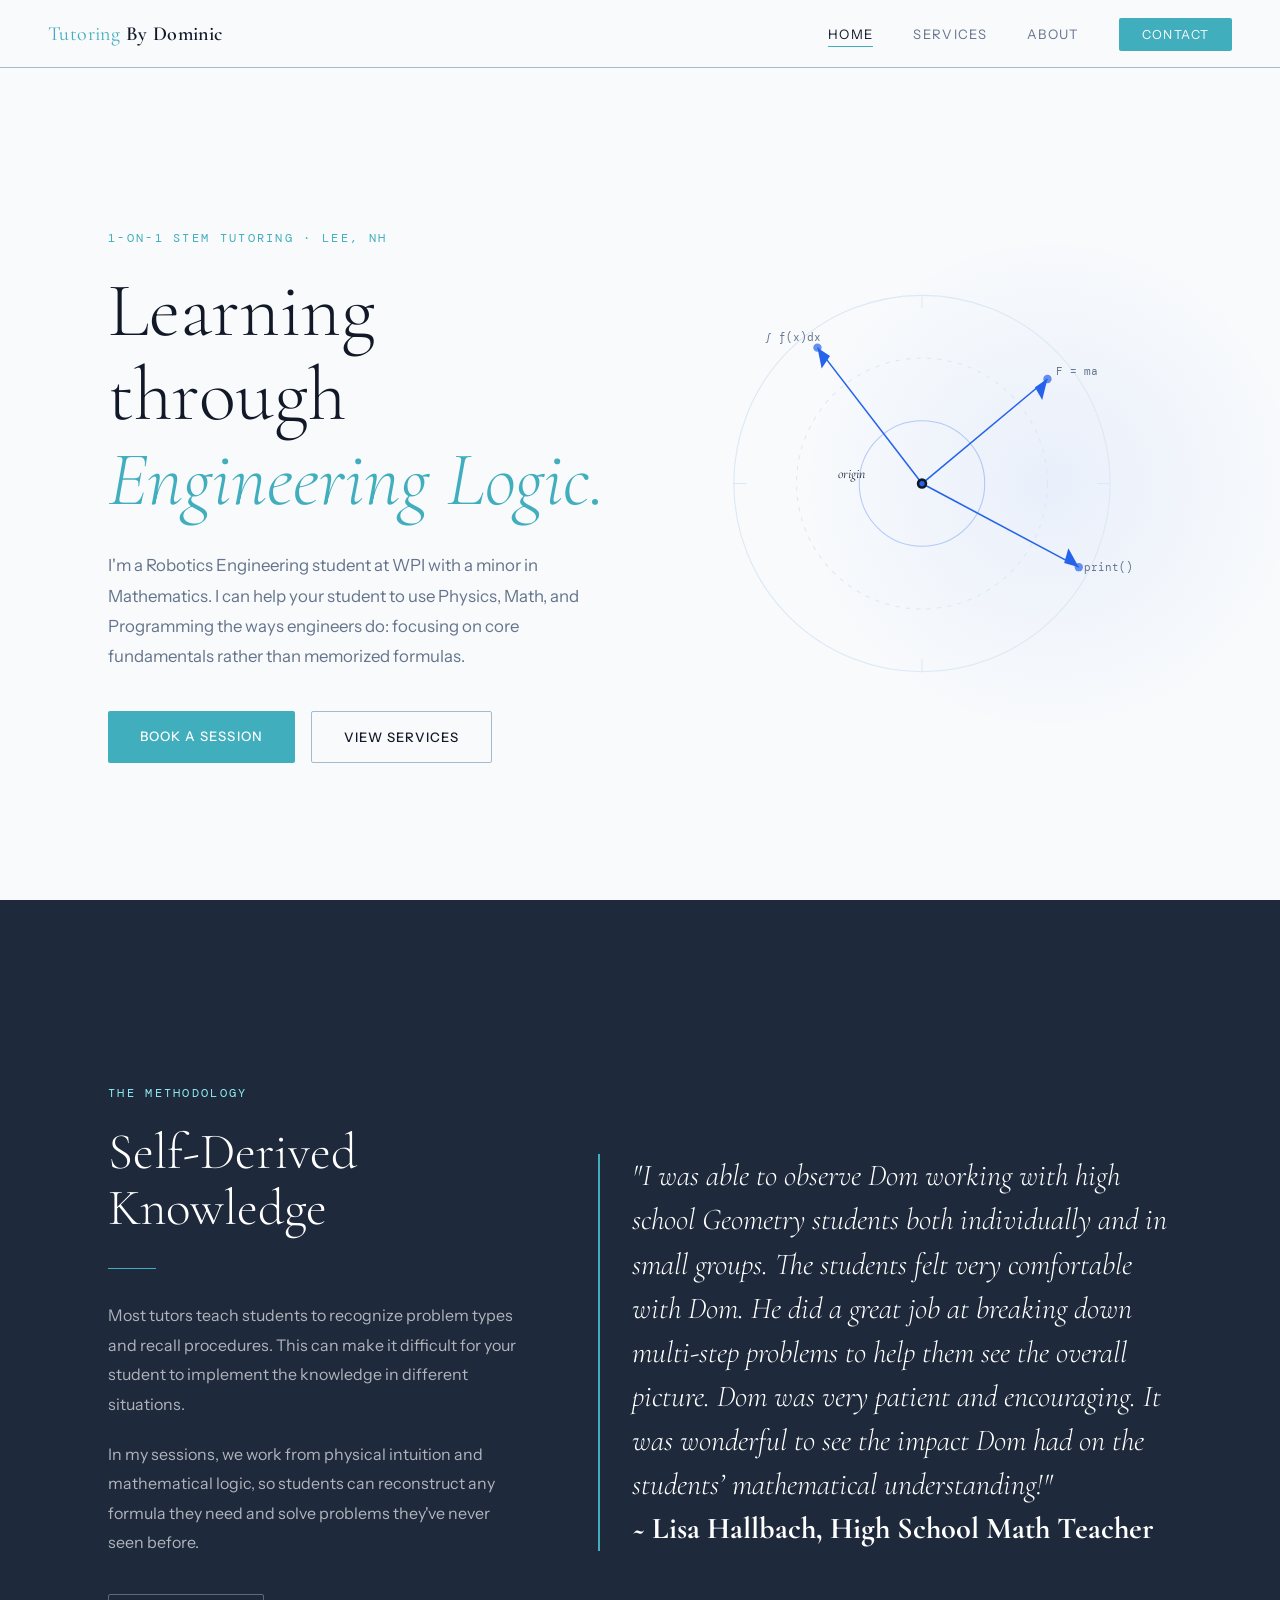
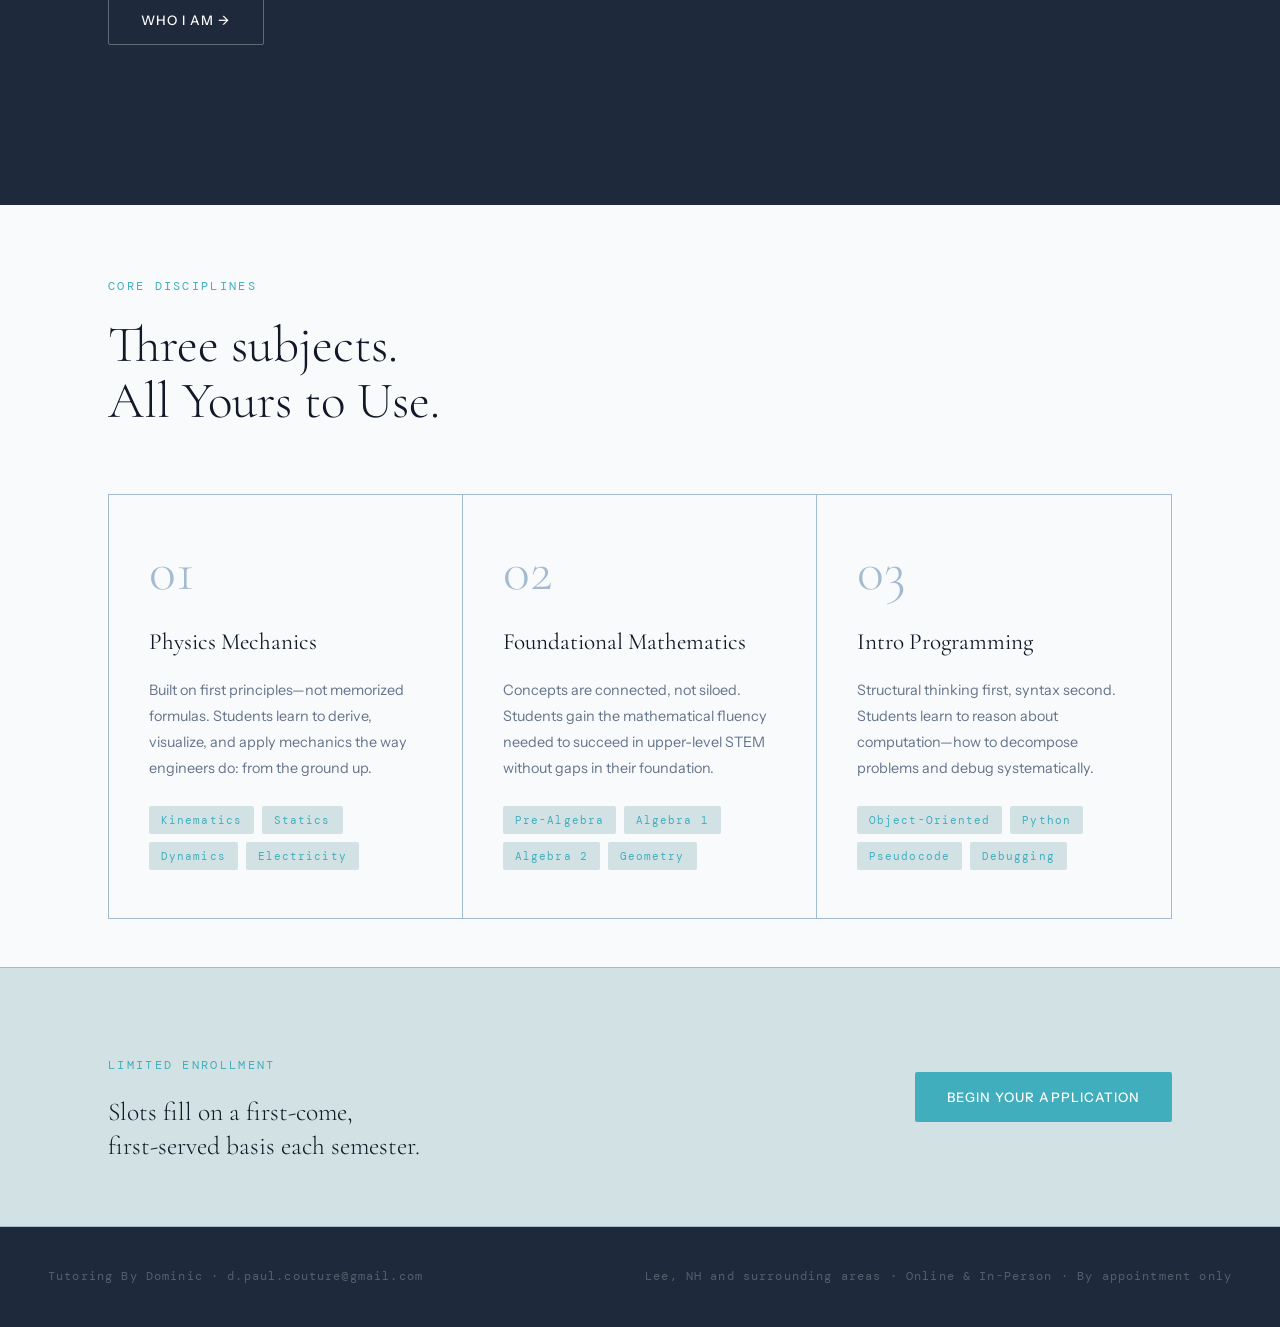
<file: index.html>
<!DOCTYPE html>
<html lang="en">
<head>
  <meta charset="UTF-8">
  <meta name="viewport" content="width=device-width, initial-scale=1.0">
  <title>Tutoring By Dominic</title>
  <link rel="preconnect" href="https://fonts.googleapis.com">
  <link rel="preconnect" href="https://fonts.gstatic.com" crossorigin>
  <link href="https://fonts.googleapis.com/css2?family=Cormorant+Garamond:ital,wght@0,300;0,400;0,600;1,300;1,400&family=DM+Mono:wght@300;400&family=Instrument+Sans:wght@400;500;600&display=swap" rel="stylesheet">
  <link rel="stylesheet" href="./static/style.css">
  <link rel="icon" href="./img/favicon.png" type="image/x-icon">
  <script src="./static/script.js"></script>
</head>
<body>

<header>
    <!-- Will Generate -->
</header>

<div class="page-content">
  <div class="hero">
    <div class="hero-text">
      <span class="eyebrow fade-up">1-on-1 STEM Tutoring · Lee, NH</span>
      <h1 class="fade-up fade-up-d1">
        Learning through<br><em>Engineering Logic.</em>
      </h1>
      <p class="fade-up fade-up-d2">
        I'm a Robotics Engineering student at WPI with a minor in Mathematics.
        I can help your student to use Physics, Math, and Programming the ways engineers do: focusing on core fundamentals rather than memorized formulas.
      </p>
      <div class="hero-btns fade-up fade-up-d3">
        <a href="https://www.wyzant.com/match/tutor/90090521/contact?direct=true" class="btn-primary">Book a Session</a>
        <a href="services.html" class="btn-outline">View Services</a>
      </div>
    </div>
    <div class="hero-visual fade-up fade-up-d4">
      <svg class="hero-diagram" viewBox="0 0 440 420" fill="none" xmlns="http://www.w3.org/2000/svg">
        <circle cx="220" cy="210" r="180" stroke="#dbe8f5" stroke-width="1"/>
        <circle cx="220" cy="210" r="120" stroke="#dbe8f5" stroke-width="1" stroke-dasharray="4 6"/>
        <circle cx="220" cy="210" r="60" stroke="#2563eb" stroke-width="1" opacity="0.3"/>
        <line x1="220" y1="210" x2="340" y2="110" stroke="#2563eb" stroke-width="1.5"/>
        <polygon points="340,110 328,118 335,130" fill="#2563eb"/>
        <text x="348" y="106" font-family="'DM Mono', monospace" font-size="11" fill="#64748b">F = ma</text>
        <line x1="220" y1="210" x2="120" y2="80" stroke="#2563eb" stroke-width="1.5"/>
        <polygon points="120,80 132,88 124,100" fill="#2563eb"/>
        <text x="70" y="74" font-family="'DM Mono', monospace" font-size="11" fill="#64748b">∫ f(x)dx</text>
        <line x1="220" y1="210" x2="370" y2="290" stroke="#2563eb" stroke-width="1.5"/>
        <polygon points="370,290 356,286 360,272" fill="#2563eb"/>
        <text x="375" y="294" font-family="'DM Mono', monospace" font-size="11" fill="#64748b">print()</text>
        <circle cx="220" cy="210" r="5" fill="#111827"/>
        <circle cx="220" cy="210" r="2.5" fill="#2563eb"/>
        <text x="140" y="205" font-family="'Cormorant Garamond', serif" font-size="13" fill="#1e293b" font-style="italic">origin</text>
        <line x1="220" y1="30" x2="220" y2="42" stroke="#dbe8f5" stroke-width="1"/>
        <line x1="220" y1="378" x2="220" y2="390" stroke="#dbe8f5" stroke-width="1"/>
        <line x1="40" y1="210" x2="52" y2="210" stroke="#dbe8f5" stroke-width="1"/>
        <line x1="388" y1="210" x2="400" y2="210" stroke="#dbe8f5" stroke-width="1"/>
        <circle cx="340" cy="110" r="4" fill="#2563eb" opacity="0.7"/>
        <circle cx="120" cy="80" r="4" fill="#2563eb" opacity="0.7"/>
        <circle cx="370" cy="290" r="4" fill="#2563eb" opacity="0.7"/>
      </svg>
    </div>
  </div>

  <div class="philosophy section">
    <div class="container">
      <div>
        <span class="eyebrow">The methodology</span>
        <h2>Self-Derived Knowledge</h2>
        <div class="divider"></div>
        <p>Most tutors teach students to recognize problem types and recall procedures. This can make it difficult for your student to implement the knowledge in different situations.</p>
        <p>In my sessions, we work from physical intuition and mathematical logic, so students can reconstruct any formula they need and solve problems they've never seen before.</p>
        <a href="about.html" class="btn-outline text-light-override">Who I am →</a>
      </div>
      <div class="philosophy-quote">
        <i>"I was able to observe Dom working with high school Geometry students both individually and in small groups. The students felt very comfortable with Dom.  He did a great job at breaking down multi-step problems to help them see the overall picture. Dom was very patient and encouraging. It was wonderful to see the impact Dom had on the students’ mathematical understanding!"</i><br> <b>~ Lisa Hallbach, High School Math Teacher</b>
      </div>
    </div>
  </div>

  <div class="container">
    <span class="eyebrow">Core disciplines</span>
    <h2>Three subjects.<br>All Yours to Use.</h2>
    <div class="pillars-grid">
      <div class="pillar">
        <div class="pillar-num">01</div>
        <h3>Physics Mechanics</h3>
        <p>Built on first principles—not memorized formulas. Students learn to derive, visualize, and apply mechanics the way engineers do: from the ground up.</p>
        <div class="pillar-tags">
          <span class="tag">Kinematics</span>
          <span class="tag">Statics</span>
          <span class="tag">Dynamics</span>
          <span class="tag">Electricity</span>
        </div>
      </div>
      <div class="pillar">
        <div class="pillar-num">02</div>
        <h3>Foundational Mathematics</h3>
        <p>Concepts are connected, not siloed. Students gain the mathematical fluency needed to succeed in upper-level STEM without gaps in their foundation.</p>
        <div class="pillar-tags">
          <span class="tag">Pre-Algebra</span>
          <span class="tag">Algebra 1</span>
          <span class="tag">Algebra 2</span>
          <span class="tag">Geometry</span>
        </div>
      </div>
      <div class="pillar">
        <div class="pillar-num">03</div>
        <h3>Intro Programming</h3>
        <p>Structural thinking first, syntax second. Students learn to reason about computation—how to decompose problems and debug systematically.</p>
        <div class="pillar-tags">
          <span class="tag">Object-Oriented</span>
          <span class="tag">Python</span>
          <span class="tag">Pseudocode</span>
          <span class="tag">Debugging</span>
        </div>
      </div>
    </div>
  </div>

  <div class="cta-strip">
    <div class="container cta-container-flex">
      <div>
        <span class="eyebrow">Limited enrollment</span>
        <p class="cta-text">Slots fill on a first-come,<br>first-served basis each semester.</p>
      </div>
      <a href="https://www.wyzant.com/match/tutor/90090521/contact?direct=true" class="btn-primary">Begin Your Application</a>
    </div>
  </div>
</div>

<footer>
    <!-- Will Generate -->
</footer>


</body>
</html>
</file>
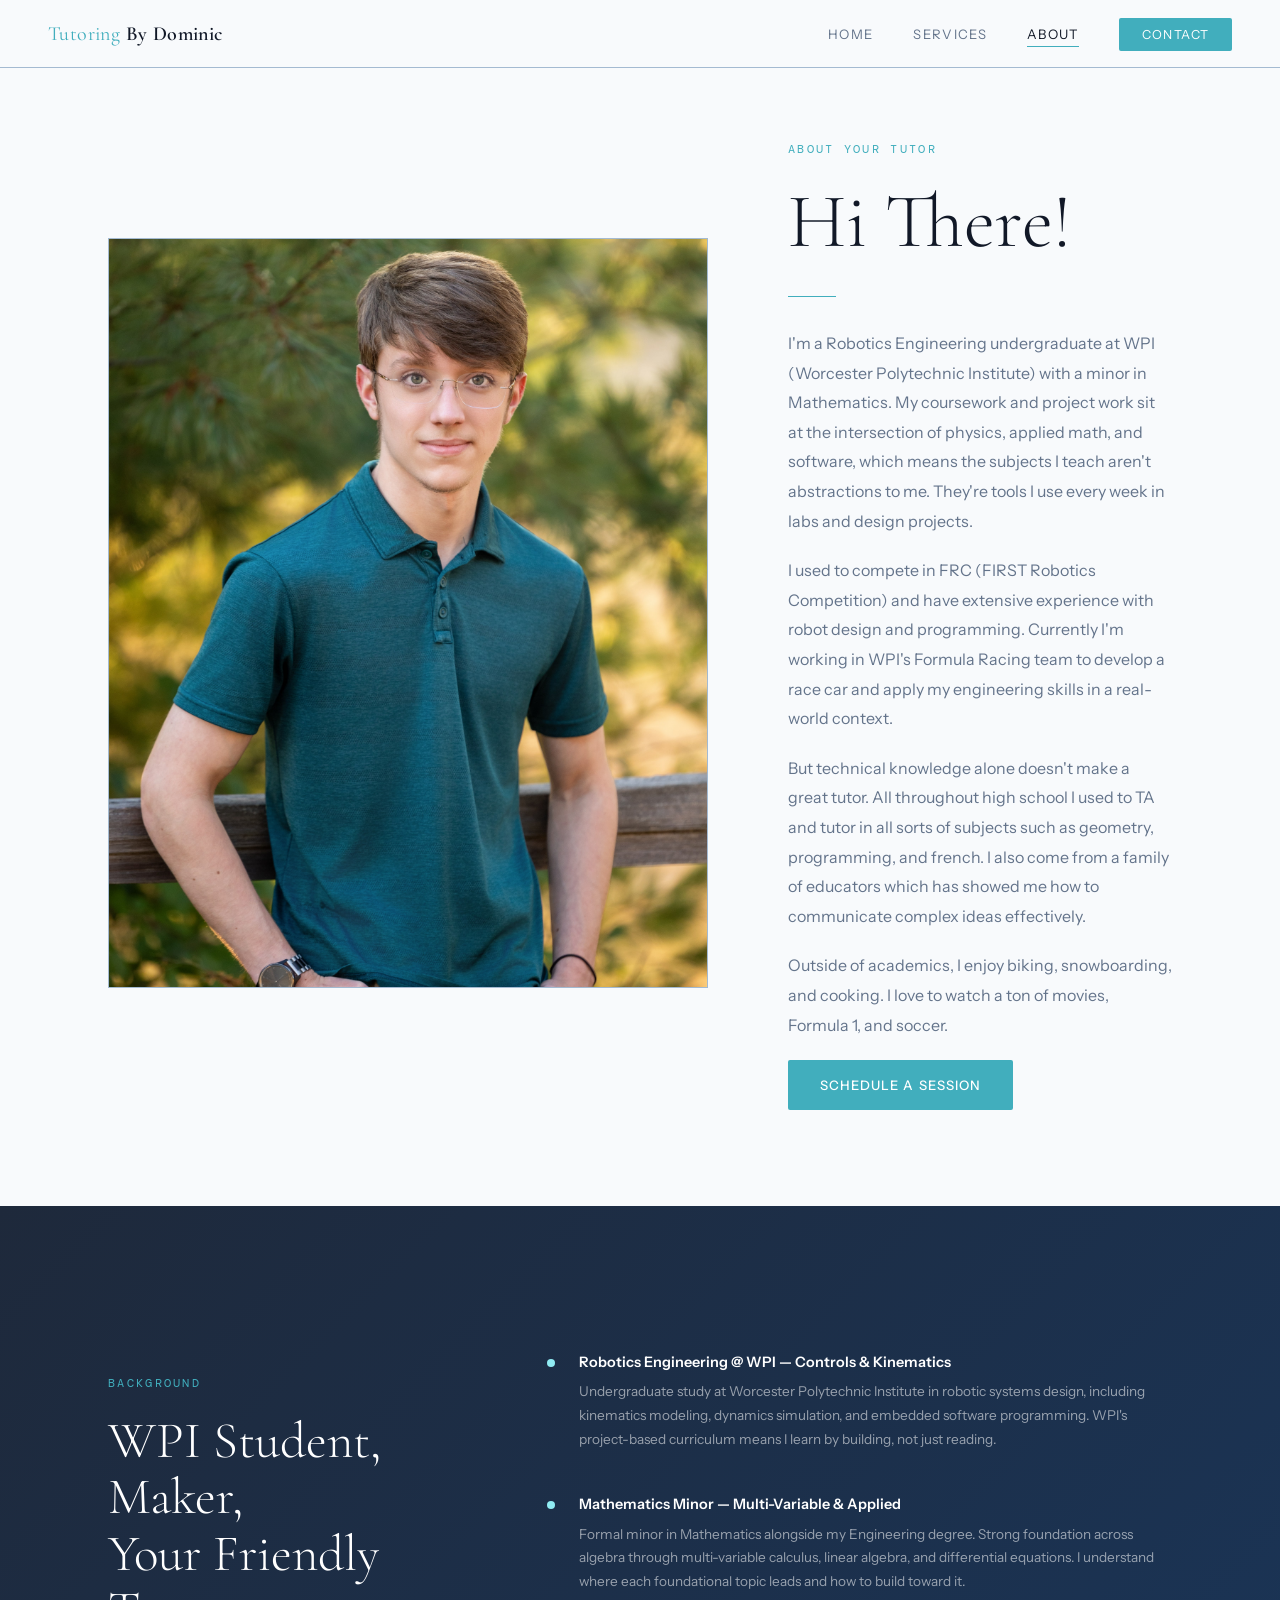
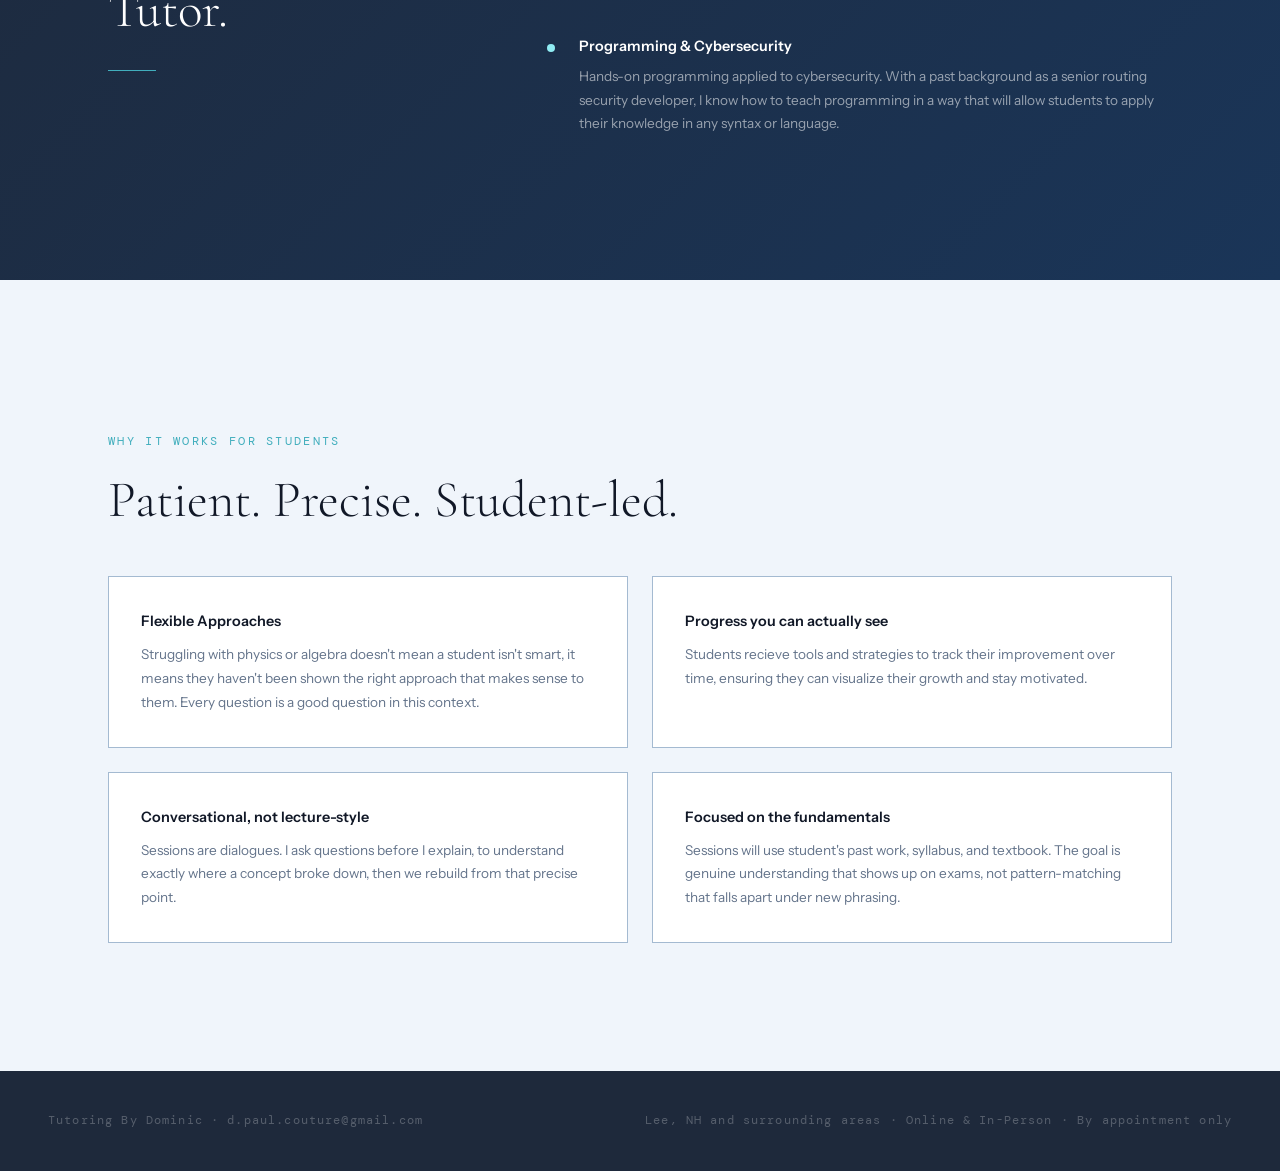
<file: about.html>
<!DOCTYPE html>
<html lang="en">
<head>
  <meta charset="UTF-8">
  <meta name="viewport" content="width=device-width, initial-scale=1.0">
  <title>About Me</title>
  <link rel="preconnect" href="https://fonts.googleapis.com">
  <link rel="preconnect" href="https://fonts.gstatic.com" crossorigin>
  <link href="https://fonts.googleapis.com/css2?family=Cormorant+Garamond:ital,wght@0,300;0,400;0,600;1,300;1,400&family=DM+Mono:wght@300;400&family=Instrument+Sans:wght@400;500;600&display=swap" rel="stylesheet">
  <link rel="stylesheet" href="./static/style.css">
  <link rel="icon" href="./img/favicon.png" type="image/x-icon">
  <script src="./static/script.js"></script>
</head>
<body>

<header>
    <!-- Will Generate -->
</header>

<div class="page-content">
  <div class="about-hero">
    <div class="about-photo-block">
      <div class="photo-placeholder">
        <img src="./img/photo.jpg" alt="Professional headshot" class="photo-image" width="600" height="auto">
      </div>
    </div>
    <div class="about-content">
      <span class="eyebrow">About your tutor</span>
      <h1>Hi There!</em></h1>
      <div class="divider"></div>
      <p>I'm a Robotics Engineering undergraduate at WPI (Worcester Polytechnic Institute) with a minor in Mathematics. My coursework and project work sit at the intersection of physics, applied math, and software, which means the subjects I teach aren't abstractions to me. They're tools I use every week in labs and design projects.</p>
      <p>I used to compete in FRC (FIRST Robotics Competition) and have extensive experience with robot design and programming. Currently I'm working in WPI's Formula Racing team to develop a race car and apply my engineering skills in a real-world context.</p>
      <p>But technical knowledge alone doesn't make a great tutor. All throughout high school I used to TA and tutor in all sorts of subjects such as geometry, programming, and french. I also come from a family of educators which has showed me how to communicate complex ideas effectively.</p>
      <p>Outside of academics, I enjoy biking, snowboarding, and cooking. I love to watch a ton of movies, Formula 1, and soccer.</p>
      <a href="https://www.wyzant.com/match/tutor/90090521/contact?direct=true" class="btn-primary">Schedule a Session</a>
    </div>
  </div>

  <div class="credentials">
    <div class="container credentials-container-grid">
      <div>
        <span class="eyebrow text-gold-light">Background</span>
        <h2 class="text-white-override">WPI Student, <br> Maker, <br> Your Friendly Tutor.</h2>
        <div class="divider"></div>
      </div>
      <div class="cred-items">
        <div class="cred-item">
          <div class="cred-dot"></div>
          <div>
            <h4>Robotics Engineering @ WPI — Controls & Kinematics</h4>
            <p>Undergraduate study at Worcester Polytechnic Institute in robotic systems design, including kinematics modeling, dynamics simulation, and embedded software programming. WPI's project-based curriculum means I learn by building, not just reading.</p>
          </div>
        </div>
        <div class="cred-item">
          <div class="cred-dot"></div>
          <div>
            <h4>Mathematics Minor — Multi-Variable & Applied</h4>
            <p>Formal minor in Mathematics alongside my Engineering degree. Strong foundation across algebra through multi-variable calculus, linear algebra, and differential equations. I understand where each foundational topic leads and how to build toward it.</p>
          </div>
        </div>
        <div class="cred-item">
          <div class="cred-dot"></div>
          <div>
            <h4>Programming & Cybersecurity</h4>
            <p>Hands-on programming applied to cybersecurity. With a past background as a senior routing security developer, I know how to teach programming in a way that will allow students to apply their knowledge in any syntax or language.</p>
          </div>
        </div>
        
      </div>
    </div>
  </div>

  <div class="soft-skills soft-skills-standalone">
    <div class="container">
      <span class="eyebrow">Why it works for students</span>
      <h2>Patient. Precise. Student-led.</h2>
      <div class="soft-grid">
        <div class="soft-card">
          <h4>Flexible Approaches</h4>
          <p>Struggling with physics or algebra doesn't mean a student isn't smart, it means they haven't been shown the right approach that makes sense to them. Every question is a good question in this context.</p>
        </div>
        <div class="soft-card">
          <h4>Progress you can actually see</h4>
          <p>Students recieve tools and strategies to track their improvement over time, ensuring they can visualize their growth and stay motivated.</p>
        </div>
        <div class="soft-card">
          <h4>Conversational, not lecture-style</h4>
          <p>Sessions are dialogues. I ask questions before I explain, to understand exactly where a concept broke down, then we rebuild from that precise point.</p>
        </div>
        <div class="soft-card">
          <h4>Focused on the fundamentals</h4>
          <p>Sessions will use student's past work, syllabus, and textbook. The goal is genuine understanding that shows up on exams, not pattern-matching that falls apart under new phrasing.</p>
        </div>
      </div>
    </div>
  </div>
</div>

<footer>
    <!-- Will Generate -->
</footer>

<script src="./static/script.js"></script>
</body>
</html>
</file>
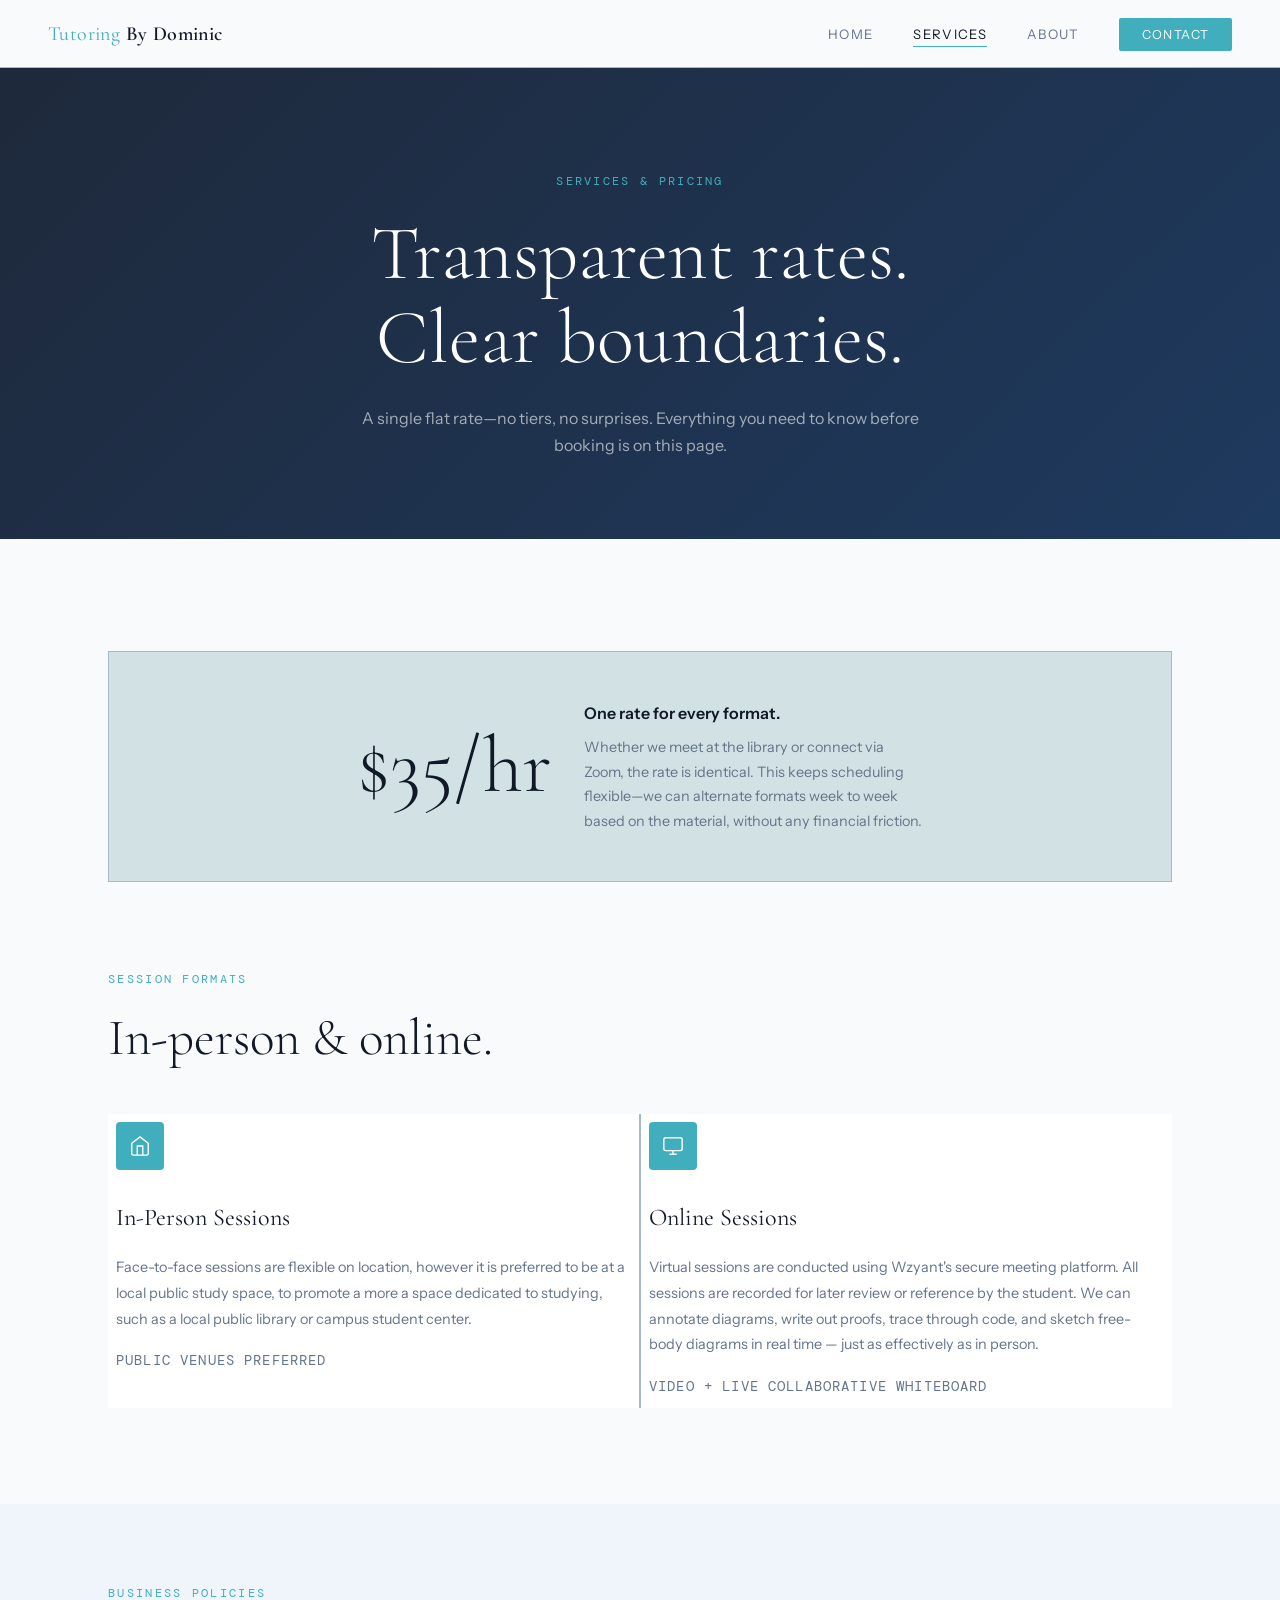
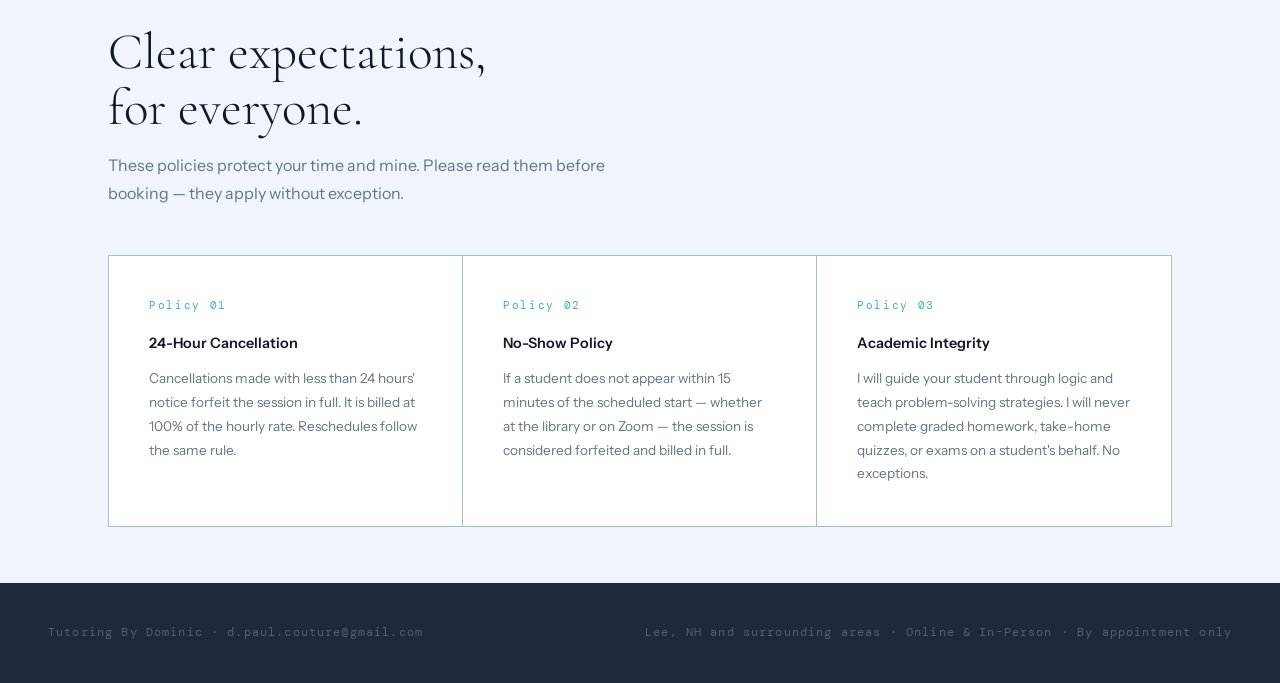
<file: services.html>
<!DOCTYPE html>
<html lang="en">
<head>
  <meta charset="UTF-8">
  <meta name="viewport" content="width=device-width, initial-scale=1.0">
  <title>Services & Pricing</title>
  <link rel="preconnect" href="https://fonts.googleapis.com">
  <link rel="preconnect" href="https://fonts.gstatic.com" crossorigin>
  <link href="https://fonts.googleapis.com/css2?family=Cormorant+Garamond:ital,wght@0,300;0,400;0,600;1,300;1,400&family=DM+Mono:wght@300;400&family=Instrument+Sans:wght@400;500;600&display=swap" rel="stylesheet">
  <link rel="stylesheet" href="./static/style.css">
  <link rel="icon" href="./img/favicon.png" type="image/x-icon">
  <script src="./static/script.js"></script>
</head>
<body>

<header>
    <!-- Will Generate -->
</header>


<div class="page-content">
  <div class="pricing-hero">
    <span class="eyebrow text-gold-light">Services & Pricing</span>
    <h1>Transparent rates.<br>Clear boundaries.</h1>
    <p>A single flat rate—no tiers, no surprises. Everything you need to know before booking is on this page.</p>
  </div>

  <div class="container">
    <div class="rate-banner">
      <div class="rate-number">$35<span>/hr</span></div>
      <div class="rate-label">
        <strong>One rate for every format.</strong>
        <p>Whether we meet at the library or connect via Zoom, the rate is identical. This keeps scheduling flexible—we can alternate formats week to week based on the material, without any financial friction.</p>
      </div>
    </div>

    <span class="eyebrow">Session Formats</span>
    <h2>In-person & online.</h2>
    <div class="formats-grid">
      <div class="format-card">
        <div class="format-icon">
          <svg viewBox="0 0 24 24"><path d="M3 9l9-7 9 7v11a2 2 0 0 1-2 2H5a2 2 0 0 1-2-2z"/><polyline points="9,22 9,12 15,12 15,22"/></svg>
        </div>
        <h3>In-Person Sessions</h3>
        <p>Face-to-face sessions are flexible on location, however it is preferred to be at a local public study space, to promote a more a space dedicated to studying, such as a local public library or campus student center.</p>
        <p class="format-tagline">PUBLIC VENUES PREFERRED</p>
      </div>
      <div class="format-card">
        <div class="format-icon">
          <svg viewBox="0 0 24 24"><rect x="2" y="3" width="20" height="14" rx="2"/><line x1="8" y1="21" x2="16" y2="21"/><line x1="12" y1="17" x2="12" y2="21"/></svg>
        </div>
        <h3>Online Sessions</h3>
        <p>Virtual sessions are conducted using Wzyant's secure meeting platform. All sessions are recorded for later review or reference by the student. We can annotate diagrams, write out proofs, trace through code, and sketch free-body diagrams in real time — just as effectively as in person.</p>
        <p class="format-tagline">VIDEO + LIVE COLLABORATIVE WHITEBOARD</p>
      </div>
    </div>
  </div>

  <div class="policies-section">
    <div class="container">
      <span class="eyebrow">Business Policies</span>
      <h2>Clear expectations,<br>for everyone.</h2>
      <p class="policies-intro">These policies protect your time and mine. Please read them before booking — they apply without exception.</p>
      <div class="policies-grid">
        <div class="policy-item">
          <span class="policy-num">Policy 01</span>
          <h4>24-Hour Cancellation</h4>
          <p>Cancellations made with less than 24 hours' notice forfeit the session in full. It is billed at 100% of the hourly rate. Reschedules follow the same rule.</p>
        </div>
        <div class="policy-item">
          <span class="policy-num">Policy 02</span>
          <h4>No-Show Policy</h4>
          <p>If a student does not appear within 15 minutes of the scheduled start — whether at the library or on Zoom — the session is considered forfeited and billed in full.</p>
        </div>
        <div class="policy-item">
          <span class="policy-num">Policy 03</span>
          <h4>Academic Integrity</h4>
          <p>I will guide your student through logic and teach problem-solving strategies. I will never complete graded homework, take-home quizzes, or exams on a student's behalf. No exceptions.</p>
        </div>
      </div>
    </div>
  </div>
</div>

<footer>
    <!-- Will Generate -->
</footer>

<script src="./static/script.js"></script>
</body>
</html>
</file>
<file: static/style.css>
:root {
  --ink: #111827;
  --ink-soft: #1e293b;
  --ink-muted: #64748b;
  --parchment: #f8fafc;
  --parchment-mid: #f0f5fb;
  --parchment-deep: #a4bad1;
  --gold: #41aebd;
  --gold-light: #90ecf3;
  --gold-pale: #d2e2e4;
  --white: #ffffff;
  --blue-mid: #3b82f6;
  --blue-deep: #1d4ed8;
  --page-max: 1160px;
  --serif: 'Cormorant Garamond', Georgia, serif;
  --sans: 'Instrument Sans', system-ui, sans-serif;
  --mono: 'DM Mono', monospace;
}

*, *::before, *::after { box-sizing: border-box; margin: 0; padding: 0; }

html { scroll-behavior: smooth; }

body {
  font-family: var(--sans);
  background: var(--parchment);
  color: var(--ink);
  font-size: 16px;
  line-height: 1.7;
  overflow-x: hidden;
}

/* ── NAV ── */
nav {
  position: fixed;
  top: 0; left: 0; right: 0;
  z-index: 100;
  display: flex;
  align-items: center;
  justify-content: space-between;
  padding: 0 3rem;
  height: 68px;
  background: rgba(248, 250, 252, 0.94);
  backdrop-filter: blur(12px);
  border-bottom: 1px solid var(--parchment-deep);
  transition: box-shadow 0.3s;
}
nav.scrolled { box-shadow: 0 2px 24px rgba(0,0,0,0.07); }
.nav-brand {
  font-family: var(--serif);
  font-size: 1.25rem;
  font-weight: 600;
  letter-spacing: 0.02em;
  color: var(--ink);
  text-decoration: none;
}
.nav-brand span { color: var(--gold); font-weight: 400; }
.nav-links {
  display: flex;
  align-items: center;
  gap: 2.5rem;
  list-style: none;
}
.nav-links a {
  font-size: 0.82rem;
  letter-spacing: 0.1em;
  text-transform: uppercase;
  color: var(--ink-muted);
  text-decoration: none;
  transition: color 0.2s;
  padding-bottom: 4px;
}
.nav-links a:hover { color: var(--ink); }
.nav-links a.active-nav {
  color: var(--ink);
  border-bottom: 1px solid var(--gold);
}
.nav-cta {
  background: var(--gold) !important;
  color: var(--white) !important;
  padding: 0.55rem 1.4rem !important;
  font-size: 0.78rem !important;
  letter-spacing: 0.1em;
  border-radius: 2px;
  transition: background 0.2s !important;
  border-bottom: none !important;
}
.nav-cta:hover { background: var(--blue-deep) !important; }

/* ── MULTI-PAGE VIEW WRAPPER ── */
.page-content { min-height: 100vh; padding-top: 68px; }

/* ── SHARED LAYOUT ── */
.container {
  max-width: var(--page-max);
  margin: 0 auto;
  padding: 3rem;
}
.section { padding: 6rem 0; }
.section-sm { padding: 4rem 0; }

.eyebrow {
  font-family: var(--mono);
  font-size: 0.72rem;
  letter-spacing: 0.2em;
  text-transform: uppercase;
  color: var(--gold);
  margin-bottom: 1.25rem;
  display: block;
  padding-top: 1.5rem;
}

h1, h2 {
  font-family: var(--serif);
  font-weight: 300;
  line-height: 1.1;
  color: var(--ink);
}
h1 { font-size: clamp(2.8rem, 6vw, 5rem); }
h2 { font-size: clamp(2rem, 4vw, 3.2rem); }

.divider {
  width: 48px;
  height: 1px;
  background: var(--gold);
  margin: 2rem 0;
}

/* ── HERO ── */
.hero {
  min-height: calc(100vh - 68px);
  display: grid;
  grid-template-columns: 1fr 1fr;
  align-items: center;
  gap: 4rem;
  padding: 6rem 3rem;
  max-width: var(--page-max);
  margin: 0 auto;
  position: relative;
}
.hero::after {
  content: '';
  position: absolute;
  right: -80px;
  top: 50%;
  transform: translateY(-50%);
  width: 500px;
  height: 500px;
  background: radial-gradient(circle, rgba(37,99,235,0.07) 0%, transparent 70%);
  pointer-events: none;
  z-index: 0;
}
.hero-text, .hero-visual { position: relative; z-index: 1; }
.wpi-badge {
  display: inline-flex;
  align-items: center;
  gap: 0.5rem;
  background: var(--gold-pale);
  border: 1px solid var(--parchment-deep);
  border-radius: 20px;
  padding: 0.35rem 0.9rem;
  font-family: var(--mono);
  font-size: 0.68rem;
  letter-spacing: 0.1em;
  color: var(--gold);
  margin-bottom: 1.5rem;
  text-transform: uppercase;
}
.wpi-badge::before {
  content: '';
  display: inline-block;
  width: 6px;
  height: 6px;
  background: var(--gold);
  border-radius: 50%;
}
.hero-text h1 { margin-bottom: 1.75rem; }
.hero-text h1 em {
  font-style: italic;
  color: var(--gold);
}
.hero-text p {
  font-size: 1.05rem;
  color: var(--ink-muted);
  max-width: 480px;
  margin-bottom: 2.5rem;
  line-height: 1.8;
}
.hero-btns { display: flex; gap: 1rem; flex-wrap: wrap; }

.btn-primary {
  display: inline-block;
  background: var(--gold);
  color: var(--white);
  padding: 0.85rem 2rem;
  font-family: var(--sans);
  font-size: 0.82rem;
  font-weight: 500;
  letter-spacing: 0.08em;
  text-transform: uppercase;
  text-decoration: none;
  border: none;
  cursor: pointer;
  border-radius: 2px;
  transition: background 0.2s, transform 0.15s;
}
.btn-primary:hover { background: var(--blue-deep); transform: translateY(-1px); }

.btn-outline {
  display: inline-block;
  background: transparent;
  color: var(--ink);
  padding: 0.85rem 2rem;
  font-family: var(--sans);
  font-size: 0.82rem;
  font-weight: 500;
  letter-spacing: 0.08em;
  text-transform: uppercase;
  text-decoration: none;
  border: 1px solid var(--parchment-deep);
  cursor: pointer;
  border-radius: 2px;
  transition: border-color 0.2s, transform 0.15s;
}
.btn-outline:hover { border-color: var(--ink-muted); transform: translateY(-1px); }

.hero-visual {
  position: relative;
  display: flex;
  align-items: center;
  justify-content: center;
}
.hero-diagram {
  width: 100%;
  max-width: 460px;
}

/* ── PILLARS ── */
.pillars-grid {
  display: grid;
  grid-template-columns: repeat(3, 1fr);
  gap: 0;
  border: 1px solid var(--parchment-deep);
  margin-top: 4rem;
}
.pillar {
  padding: 3rem 2.5rem;
  border-right: 1px solid var(--parchment-deep);
  transition: background 0.25s;
}
.pillar:last-child { border-right: none; }
.pillar:hover { background: var(--white); }
.pillar-num {
  font-family: var(--serif);
  font-size: 3.5rem;
  font-weight: 300;
  color: var(--parchment-deep);
  line-height: 1;
  margin-bottom: 1.5rem;
}
.pillar h3 {
  font-family: var(--serif);
  font-size: 1.45rem;
  font-weight: 400;
  margin-bottom: 1rem;
  color: var(--ink);
}
.pillar p {
  font-size: 0.9rem;
  color: var(--ink-muted);
  line-height: 1.8;
}
.pillar-tags {
  display: flex;
  flex-wrap: wrap;
  gap: 0.5rem;
  margin-top: 1.5rem;
}
.tag {
  font-family: var(--mono);
  font-size: 0.68rem;
  letter-spacing: 0.1em;
  padding: 0.3rem 0.75rem;
  background: var(--gold-pale);
  color: var(--gold);
  border-radius: 2px;
}

/* ── PHILOSOPHY SECTION ── */
.philosophy {
  background: var(--ink-soft);
  color: var(--white);
  padding: 7rem 0;
}
.philosophy .container {
  display: grid;
  grid-template-columns: 1fr 1.4fr;
  gap: 5rem;
  align-items: center;
}
.philosophy .eyebrow { color: var(--gold-light); }
.philosophy h2 { color: var(--white); }
.philosophy .divider { background: var(--gold); }
.philosophy p { color: rgba(255,255,255,0.65); line-height: 1.85; margin-bottom: 1.25rem; }
.philosophy-quote {
  font-family: var(--serif);
  font-size: clamp(1.4rem, 2.5vw, 1.9rem);
  font-weight: 300;
  /* font-style: italic; */
  line-height: 1.45;
  color: var(--white);
  border-left: 2px solid var(--gold);
  padding-left: 2rem;
}
.text-light-override {
  color: #fdfcfa;
  border-color: rgba(253,252,250,0.3);
  margin-top: 1rem;
}

/* ── CTA STRIP ── */
.cta-strip {
  background: var(--gold-pale);
  border-top: 1px solid var(--parchment-deep);
  border-bottom: 1px solid var(--parchment-deep);
}
.cta-container-flex {
  padding: 4rem 3rem;
  display: flex;
  align-items: center;
  justify-content: space-between;
  flex-wrap: wrap;
  gap: 2rem;
}
.cta-text {
  font-family: var(--serif);
  font-size: 1.6rem;
  font-weight: 300;
  color: var(--ink);
  line-height: 1.3;
}

/* ── SERVICES PAGE ── */
.pricing-hero {
  background: linear-gradient(135deg, var(--ink-soft) 0%, #1e3a5f 100%);
  padding: 5rem 3rem;
  text-align: center;
  color: var(--white);
}
.pricing-hero h1 { color: var(--white); }
.pricing-hero p { color: rgba(255,255,255,0.6); max-width: 560px; margin: 1.5rem auto 0; }

.rate-banner {
  display: flex;
  align-items: center;
  justify-content: center;
  gap: 2rem;
  background: var(--gold-pale);
  padding: 3rem;
  margin: 4rem 0;
  border: 1px solid var(--parchment-deep);
  flex-wrap: wrap;
}
.rate-number {
  font-family: var(--serif);
  font-size: 5rem;
  font-weight: 300;
  color: var(--ink);
  line-height: 1;
}
.rate-label { max-width: 340px; }
.rate-label strong {
  display: block;
  font-family: var(--sans);
  font-size: 1rem;
  font-weight: 600;
  margin-bottom: 0.5rem;
}
.rate-label p { color: var(--ink-muted); font-size: 0.9rem; }

.formats-grid {
  display: grid;
  grid-template-columns: 1fr 1fr;
  gap: 2px;
  background: var(--parchment-deep);
  margin: 3rem 0;
}
.format-card {
  background: var(--white);
  padding: 0.5rem;
}
.format-icon {
  width: 48px;
  height: 48px;
  background: var(--gold);
  display: flex;
  align-items: center;
  justify-content: center;
  margin-bottom: 1.75rem;
  border-radius: 4px;
}
.format-icon svg { width: 22px; height: 22px; stroke: var(--white); fill: none; stroke-width: 1.5; }
.format-card h3 { font-family: var(--serif); font-size: 1.5rem; font-weight: 400; margin-bottom: 1rem; }
.format-card p { color: var(--ink-muted); font-size: 0.9rem; line-height: 1.8; }
.format-tagline {
  margin-top: 1rem;
  font-family: var(--mono);
  font-size: 0.78rem;
  color: var(--gold);
  letter-spacing: 0.08em;
}

.packages-section { padding: 4rem 0; }
.packages-intro { color: var(--ink-muted); max-width: 560px; margin-top: 1rem; }
.packages-grid {
  display: grid;
  grid-template-columns: 1fr 1fr;
  gap: 1.5rem;
  margin-top: 3rem;
}
.package-card {
  border: 1px solid var(--parchment-deep);
  padding: 2.5rem;
  position: relative;
  transition: border-color 0.25s, box-shadow 0.25s;
}
.package-card:hover {
  border-color: var(--gold);
  box-shadow: 0 4px 32px rgba(37,99,235,0.12);
}
.package-card.featured { border-color: var(--gold); }
.featured-badge {
  position: absolute;
  top: -1px; right: 2rem;
  background: var(--gold);
  color: var(--white);
  font-family: var(--mono);
  font-size: 0.65rem;
  letter-spacing: 0.12em;
  text-transform: uppercase;
  padding: 0.3rem 0.8rem;
  border-radius: 0 0 3px 3px;
}
.package-hours {
  font-family: var(--serif);
  font-size: 3.5rem;
  font-weight: 300;
  line-height: 1;
  color: var(--ink);
  margin-bottom: 0.4rem;
}
.package-hours span { font-size: 1.5rem; color: var(--ink-muted); }
.package-price {
  font-family: var(--mono);
  font-size: 0.85rem;
  color: var(--gold);
  margin-bottom: 1.5rem;
}
.package-features {
  list-style: none;
  font-size: 0.88rem;
  color: var(--ink-muted);
  line-height: 2;
}
.package-features li::before { content: "— "; color: var(--gold); }
.btn-small {
  margin-top: 2rem;
  font-size: 0.78rem;
  padding: 0.7rem 1.5rem;
}

.policies-section {
  background: var(--parchment-mid);
  padding: 0.5rem 0;
}
.policies-intro { color: var(--ink-muted); max-width: 520px; margin-top: 1rem; }
.policies-grid {
  display: grid;
  grid-template-columns: repeat(3, 1fr);
  gap: 0;
  border: 1px solid var(--parchment-deep);
  margin-top: 3rem;
}
.policy-item {
  padding: 2.5rem;
  border-right: 1px solid var(--parchment-deep);
  background: var(--white);
}
.policy-item:last-child { border-right: none; }
.policy-num {
  font-family: var(--mono);
  font-size: 0.7rem;
  color: var(--gold);
  letter-spacing: 0.15em;
  margin-bottom: 1rem;
  display: block;
}
.policy-item h4 { font-family: var(--sans); font-size: 0.9rem; font-weight: 600; margin-bottom: 0.75rem; }
.policy-item p { font-size: 0.85rem; color: var(--ink-muted); line-height: 1.75; }

/* ── ABOUT PAGE ── */
.about-hero {
  display: grid;
  grid-template-columns: 0.8fr 1.2fr;
  gap: 5rem;
  align-items: center;
  padding: 3rem 3rem;
  max-width: var(--page-max);
  margin: 0 auto;
}
.about-photo-block { position: relative; }
.photo-placeholder {
  width: 600px;
  aspect-ratio: 4/5;
  background: var(--parchment-mid);
  border: 1px solid var(--parchment-deep);
  display: flex;
  align-items: center;
  justify-content: center;
  flex-direction: column;
  gap: 1rem;
  color: var(--ink-muted);
  font-size: 0.85rem;
  font-family: var(--mono);
  letter-spacing: 0.1em;
  position: relative;
  overflow: hidden;
}
.photo-placeholder::before {
  content: '';
  position: absolute;
  inset: 0;
  background-size: 20px 20px;
  background-position: 0 0, 0 10px, 10px -10px, -10px 0px;
  opacity: 0.35;
}
.photo-icon { width: 48px; height: 48px; opacity: 0.4; position: relative; z-index: 1; }
.photo-placeholder p { position: relative; z-index: 1; }
.photo-caption {
  font-family: var(--mono);
  font-size: 0.72rem;
  color: var(--ink-muted);
  margin-top: 1rem;
  letter-spacing: 0.1em;
}
.about-content h1 { margin-bottom: 1.5rem; }
.about-content > p { color: var(--ink-muted); line-height: 1.85; margin-bottom: 1.25rem; }

.credentials {
  margin-top: 3rem;
  background: linear-gradient(135deg, var(--ink-soft) 0%, #1a3558 100%);
  color: var(--white);
  padding: 6rem 0;
}
.credentials-container-grid { display: grid; grid-template-columns: 1fr 1.6fr; gap: 3em; align-items: start; }
.text-white-override { color: var(--white); }
.credentials-intro { color: rgba(253,252,250,0.55); font-size: 0.9rem; line-height: 1.8; }
.cred-items { display: flex; flex-direction: column; gap: 2.5rem; }
.cred-item { display: flex; gap: 1.5rem; align-items: start; }
.cred-dot {
  width: 8px;
  height: 8px;
  background: var(--gold-light);
  border-radius: 50%;
  flex-shrink: 0;
  margin-top: 0.6rem;
}
.cred-item h4 { font-family: var(--sans); font-size: 0.9rem; font-weight: 600; color: var(--white); margin-bottom: 0.4rem; }
.cred-item p { font-size: 0.85rem; color: rgba(255,255,255,0.55); line-height: 1.75; }

.soft-skills { padding: 5rem 0; background: var(--parchment-mid); }
.soft-skills-standalone { margin-top: 0; }
.soft-grid {
  display: grid;
  grid-template-columns: repeat(2, 1fr);
  gap: 1.5rem;
  margin-top: 3rem;
}
.soft-card {
  background: var(--white);
  border: 1px solid var(--parchment-deep);
  padding: 2rem;
}
.soft-card h4 { font-family: var(--sans); font-size: 0.9rem; font-weight: 600; margin-bottom: 0.6rem; }
.soft-card p { font-size: 0.85rem; color: var(--ink-muted); line-height: 1.75; }

/* ── CONTACT PAGE ── */
.contact-layout {
  display: grid;
  grid-template-columns: 1fr 1.6fr;
  gap: 0;
  min-height: calc(100vh - 68px);
}
.contact-aside {
  background: linear-gradient(160deg, var(--ink-soft) 0%, #1a3a6b 100%);
  color: var(--white);
  padding: 5rem 3rem;
  display: flex;
  flex-direction: column;
}
.contact-aside p { color: rgba(255,255,255,0.55); font-size: 0.9rem; line-height: 1.8; margin-bottom: 1rem; }
.contact-details {
  margin-top: 3rem;
  display: flex;
  flex-direction: column;
  gap: 1.5rem;
}
.contact-detail-item {
  display: flex;
  gap: 1rem;
  align-items: start;
}
.contact-detail-item .dot {
  width: 6px; height: 6px;
  background: var(--gold-light);
  border-radius: 50%;
  flex-shrink: 0;
  margin-top: 0.6rem;
}
.contact-detail-item span { font-size: 0.85rem; color: rgba(255,255,255,0.55); line-height: 1.7; }
.contact-detail-item strong { display: block; color: var(--white); font-size: 0.85rem; margin-bottom: 0.2rem; }

.contact-form-area {
  padding: 5rem 4rem;
  background: var(--white);
}
.contact-form-area h2 { font-size: clamp(1.5rem, 2.5vw, 2.2rem); margin-bottom: 2.5rem; }

.form-row { display: grid; grid-template-columns: 1fr 1fr; gap: 1.25rem; }
.field { margin-bottom: 1.25rem; }
.field label {
  display: block;
  font-family: var(--mono);
  font-size: 0.7rem;
  letter-spacing: 0.15em;
  text-transform: uppercase;
  color: var(--ink-muted);
  margin-bottom: 0.5rem;
}
.field label .req { color: var(--gold); margin-left: 2px; }
.field input,
.field select,
.field textarea {
  width: 100%;
  font-family: var(--sans);
  font-size: 0.9rem;
  color: var(--ink);
  background: var(--parchment);
  border: 1px solid var(--parchment-deep);
  border-radius: 2px;
  padding: 0.75rem 1rem;
  outline: none;
  transition: border-color 0.2s;
  -webkit-appearance: none;
}
.field input:focus,
.field select:focus,
.field textarea:focus {
  border-color: var(--gold);
  background: var(--white);
  box-shadow: 0 0 0 3px rgba(37, 99, 235, 0.1);
}
.field textarea { resize: vertical; min-height: 100px; }
.field select { cursor: pointer; }

.form-note {
  font-size: 0.8rem;
  color: var(--ink-muted);
  margin-bottom: 2rem;
  line-height: 1.7;
  padding: 1.25rem;
  background: var(--gold-pale);
  border-left: 2px solid var(--gold);
}
.text-gold-marker { color: var(--gold); }
.form-submit-btn { width: 100%; padding: 1rem; font-size: 0.85rem; letter-spacing: 0.12em; }

.form-success {
  display: none;
  text-align: center;
  padding: 3rem;
  border: 1px solid var(--parchment-deep);
}
.form-success h3 { font-family: var(--serif); font-size: 1.8rem; font-weight: 300; margin-bottom: 1rem; }
.form-success p { color: var(--ink-muted); font-size: 0.9rem; }
.success-icon-wrap {
  width: 52px;
  height: 52px;
  background: var(--gold-pale);
  border-radius: 50%;
  display: flex;
  align-items: center;
  justify-content: center;
  margin: 0 auto 1.5rem;
}
.success-note {
  margin-top: 1rem;
  font-family: var(--mono);
  font-size: 0.75rem;
  color: var(--ink-muted);
  letter-spacing: 0.1em;
}

/* ── FOOTER ── */
footer {
  background: var(--ink-soft);
  color: rgba(255,255,255,0.4);
  padding: 2.5rem 3rem;
  display: flex;
  align-items: center;
  justify-content: space-between;
  font-family: var(--mono);
  font-size: 0.72rem;
  letter-spacing: 0.1em;
}
footer span { color: rgba(255,255,255,0.25); }

/* ── ANIMATIONS ── */
@keyframes fadeUp {
  from { opacity: 0; transform: translateY(24px); }
  to   { opacity: 1; transform: translateY(0); }
}
.fade-up { animation: fadeUp 0.7s ease both; }
.fade-up-d1 { animation-delay: 0.1s; }
.fade-up-d2 { animation-delay: 0.22s; }
.fade-up-d3 { animation-delay: 0.34s; }
.fade-up-d4 { animation-delay: 0.46s; }

/* ── RESPONSIVE ── */
@media (max-width: 1080px) {
  html, body { overflow-x: hidden; }
  nav {
    padding: 1rem 1.5rem;
    height: auto;
    flex-direction: column;
    align-items: flex-start;
    justify-content: flex-start;
  }
  .nav-links {
    display: flex;
    flex-direction: row;
    gap: 0.85rem;
    width: 100%;
    margin-top: 0.75rem;
  }
  .about-photo-block { display: none; }
  .nav-links a { padding-bottom: 0; }
  .hero { grid-template-columns: 1fr; padding: 4rem 1.5rem; text-align: center; }
  .hero-text p { max-width: none; }
  .hero-btns { justify-content: center; }
  .hero-visual { display: none; }
  .pillars-grid { grid-template-columns: 1fr; }
  .pillar { border-right: none; border-bottom: 1px solid var(--parchment-deep); }
  .pillar:last-child { border-bottom: none; }
  .philosophy .container { grid-template-columns: 1fr; gap: 2.5rem; }
  .about-hero { grid-template-columns: 1fr; padding: 3rem 1.5rem; }
  .credentials-container-grid { grid-template-columns: 1fr; gap: 2.5rem; }
  .formats-grid { grid-template-columns: 1fr; }
  .packages-grid { grid-template-columns: 1fr; }
  .policies-grid { grid-template-columns: 1fr; }
  .policy-item { border-right: none; border-bottom: 1px solid var(--parchment-deep); }
  .contact-layout { grid-template-columns: 1fr; }
  .contact-form-area { padding: 3rem 1.5rem; }
  .form-row { grid-template-columns: 1fr; }
  .soft-grid { grid-template-columns: 1fr; }
  .container { padding: 0 1.5rem; }
  .section { padding: 4rem 0; }
  footer { flex-direction: column; gap: 0.75rem; text-align: center; }
}
</file>
